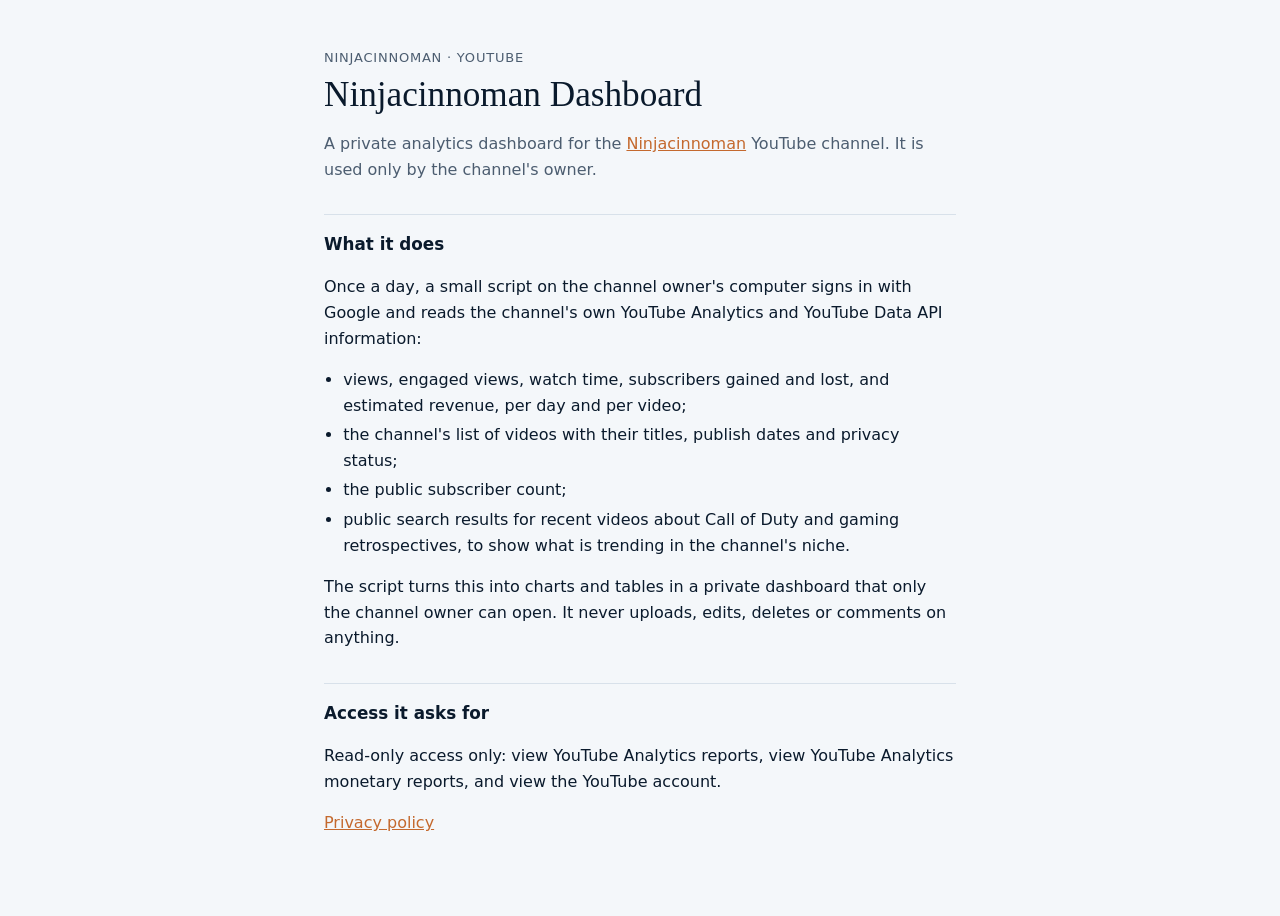
<file: index.html>
<!doctype html>
<html lang="en">
<head>
<meta charset="utf-8">
<meta name="viewport" content="width=device-width, initial-scale=1">
<title>Ninjacinnoman Dashboard</title>
<meta name="description" content="A private analytics dashboard for the Ninjacinnoman YouTube channel.">
<link rel="stylesheet" href="style.css">
</head>
<body>
<main>
  <p class="eyebrow">Ninjacinnoman · YouTube</p>
  <h1>Ninjacinnoman Dashboard</h1>
  <p class="lede">A private analytics dashboard for the <a href="https://www.youtube.com/@ninjacinnoman">Ninjacinnoman</a> YouTube channel. It is used only by the channel's owner.</p>

  <h2>What it does</h2>
  <p>Once a day, a small script on the channel owner's computer signs in with Google and reads the channel's own YouTube Analytics and YouTube Data API information:</p>
  <ul>
    <li>views, engaged views, watch time, subscribers gained and lost, and estimated revenue, per day and per video;</li>
    <li>the channel's list of videos with their titles, publish dates and privacy status;</li>
    <li>the public subscriber count;</li>
    <li>public search results for recent videos about Call of Duty and gaming retrospectives, to show what is trending in the channel's niche.</li>
  </ul>
  <p>The script turns this into charts and tables in a private dashboard that only the channel owner can open. It never uploads, edits, deletes or comments on anything.</p>

  <h2>Access it asks for</h2>
  <p>Read-only access only: view YouTube Analytics reports, view YouTube Analytics monetary reports, and view the YouTube account.</p>

  <p><a href="privacy.html">Privacy policy</a></p>
</main>
</body>
</html>
</file>
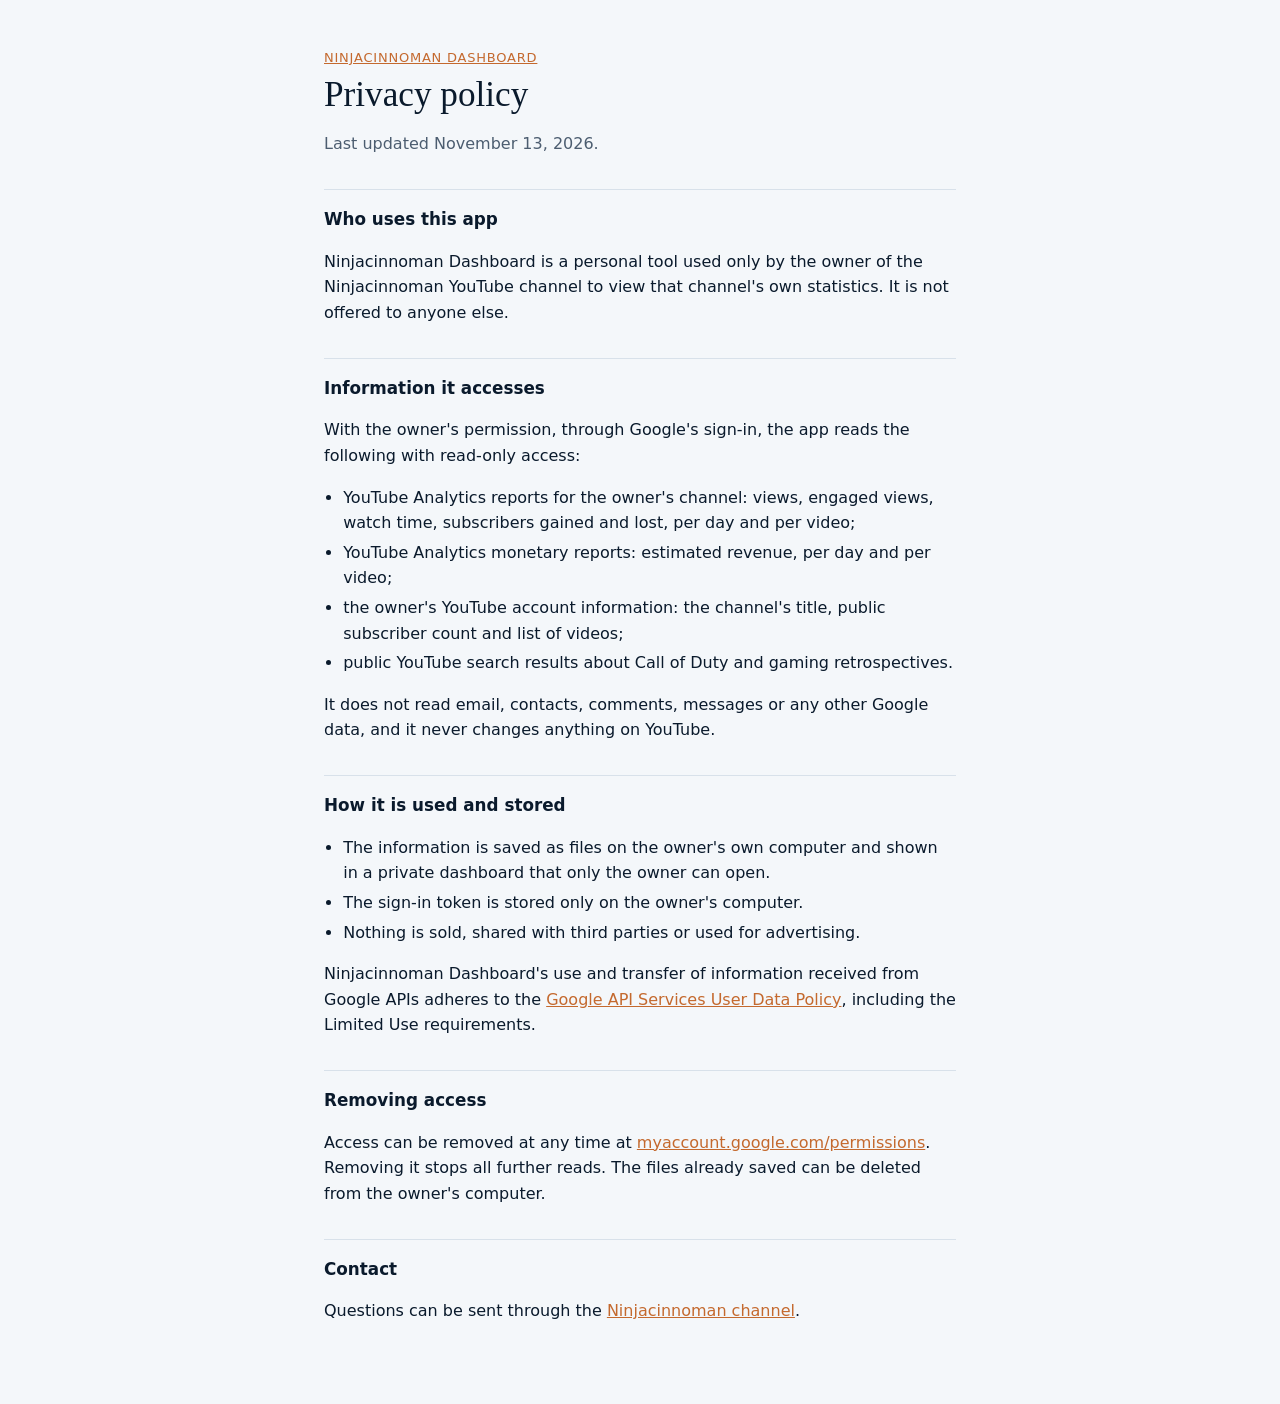
<file: privacy.html>
<!doctype html>
<html lang="en">
<head>
<meta charset="utf-8">
<meta name="viewport" content="width=device-width, initial-scale=1">
<title>Privacy Policy · Ninjacinnoman Dashboard</title>
<link rel="stylesheet" href="style.css">
</head>
<body>
<main>
  <p class="eyebrow"><a href="./">Ninjacinnoman Dashboard</a></p>
  <h1>Privacy policy</h1>
  <p class="lede">Last updated November 13, 2026.</p>

  <h2>Who uses this app</h2>
  <p>Ninjacinnoman Dashboard is a personal tool used only by the owner of the Ninjacinnoman YouTube channel to view that channel's own statistics. It is not offered to anyone else.</p>

  <h2>Information it accesses</h2>
  <p>With the owner's permission, through Google's sign-in, the app reads the following with read-only access:</p>
  <ul>
    <li>YouTube Analytics reports for the owner's channel: views, engaged views, watch time, subscribers gained and lost, per day and per video;</li>
    <li>YouTube Analytics monetary reports: estimated revenue, per day and per video;</li>
    <li>the owner's YouTube account information: the channel's title, public subscriber count and list of videos;</li>
    <li>public YouTube search results about Call of Duty and gaming retrospectives.</li>
  </ul>
  <p>It does not read email, contacts, comments, messages or any other Google data, and it never changes anything on YouTube.</p>

  <h2>How it is used and stored</h2>
  <ul>
    <li>The information is saved as files on the owner's own computer and shown in a private dashboard that only the owner can open.</li>
    <li>The sign-in token is stored only on the owner's computer.</li>
    <li>Nothing is sold, shared with third parties or used for advertising.</li>
  </ul>
  <p>Ninjacinnoman Dashboard's use and transfer of information received from Google APIs adheres to the <a href="https://developers.google.com/terms/api-services-user-data-policy">Google API Services User Data Policy</a>, including the Limited Use requirements.</p>

  <h2>Removing access</h2>
  <p>Access can be removed at any time at <a href="https://myaccount.google.com/permissions">myaccount.google.com/permissions</a>. Removing it stops all further reads. The files already saved can be deleted from the owner's computer.</p>

  <h2>Contact</h2>
  <p>Questions can be sent through the <a href="https://www.youtube.com/@ninjacinnoman/about">Ninjacinnoman channel</a>.</p>
</main>
</body>
</html>
</file>
<file: style.css>
:root { --bg: #f4f7fa; --fg: #0a1a2c; --muted: #4c5d70; --accent: #c4692e; --rule: #d8e1ea; color-scheme: light dark; }
@media (prefers-color-scheme: dark) { :root { --bg: #07111d; --fg: #edf2f7; --muted: #8da0b5; --accent: #ffb57b; --rule: #1d3047; } }
* { box-sizing: border-box; }
body { margin: 0; background: var(--bg); color: var(--fg); font: 16px/1.6 system-ui, -apple-system, "Segoe UI", sans-serif; }
main { max-width: 42rem; margin: 0 auto; padding: 48px max(20px, env(safe-area-inset-left)) 64px; }
.eyebrow { margin: 0 0 6px; font-size: 13px; letter-spacing: .06em; text-transform: uppercase; color: var(--muted); }
h1 { margin: 0 0 12px; font: 400 2.2rem/1.15 Georgia, "Times New Roman", serif; text-wrap: balance; }
h2 { margin: 32px 0 8px; font-size: 1.05rem; padding-top: 16px; border-top: 1px solid var(--rule); }
.lede { color: var(--muted); }
a { color: var(--accent); }
ul { padding-left: 1.2rem; }
li { margin: 4px 0; }
</file>
